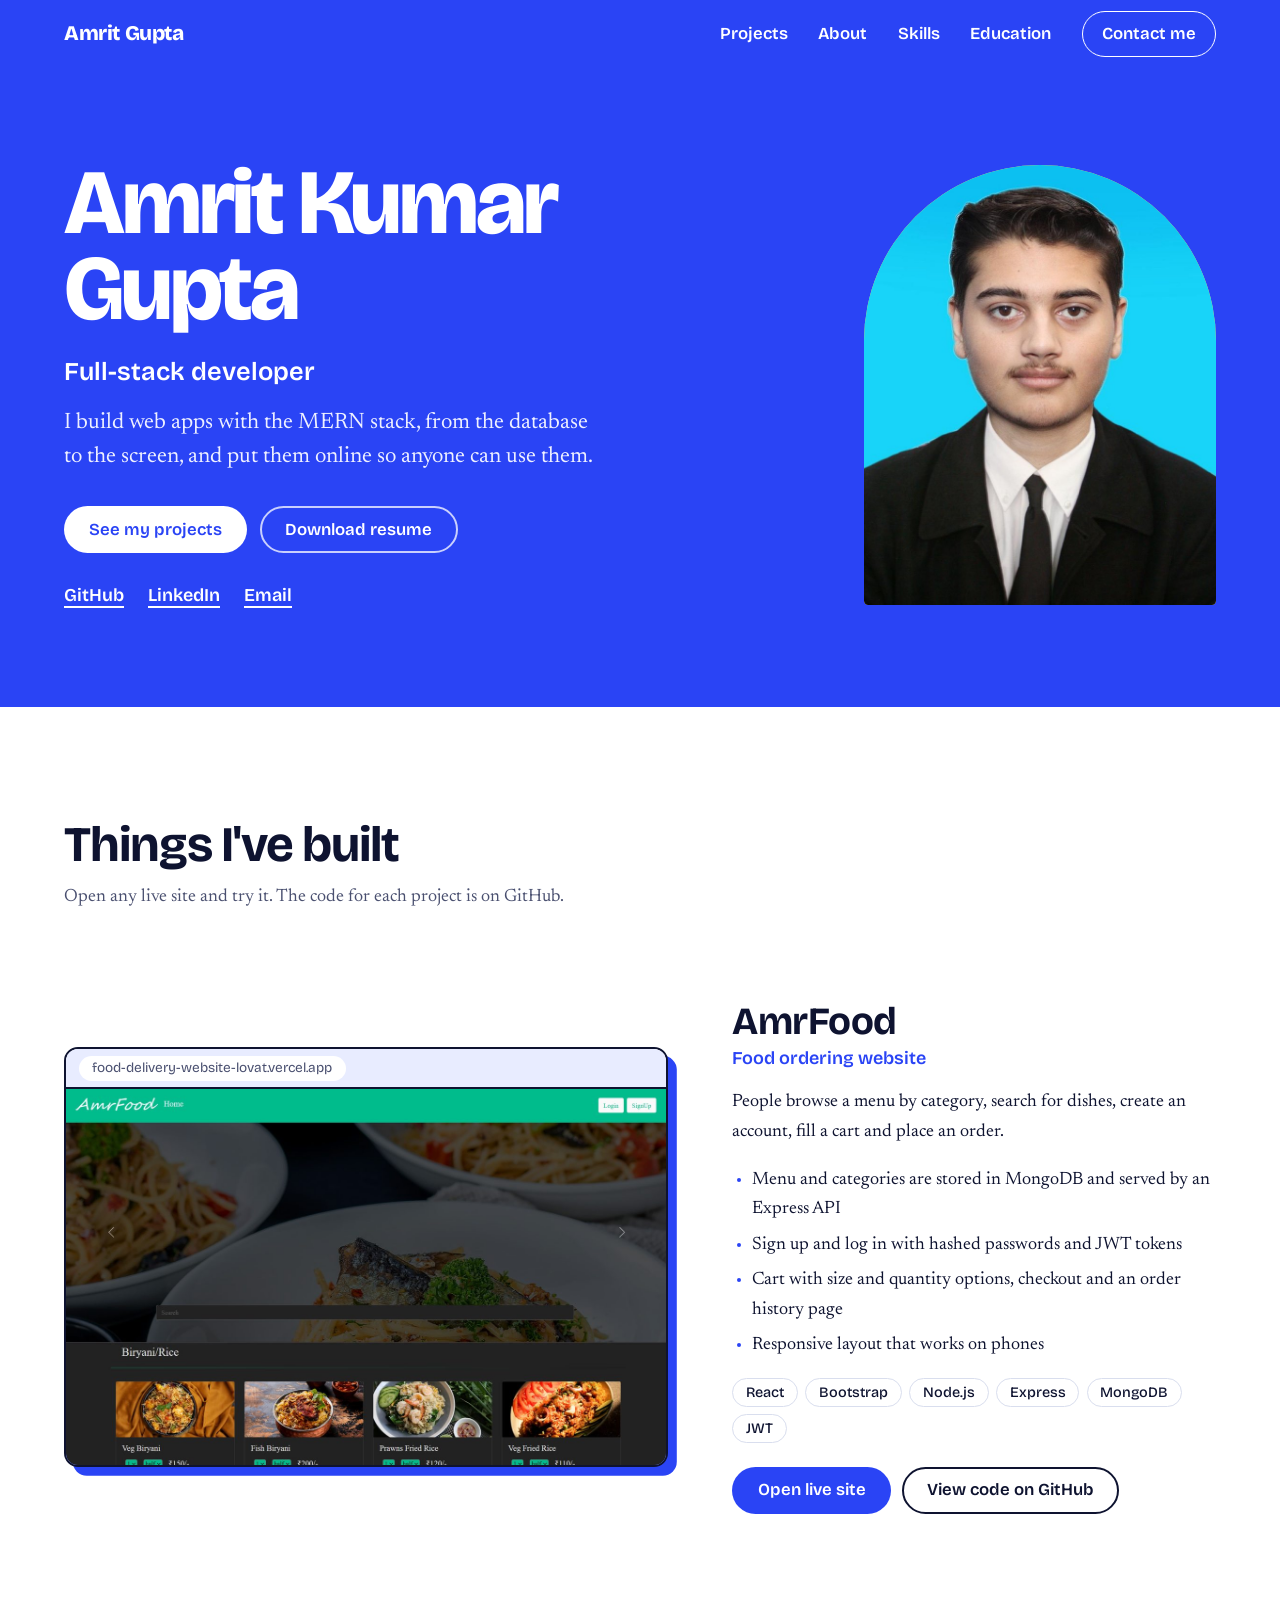
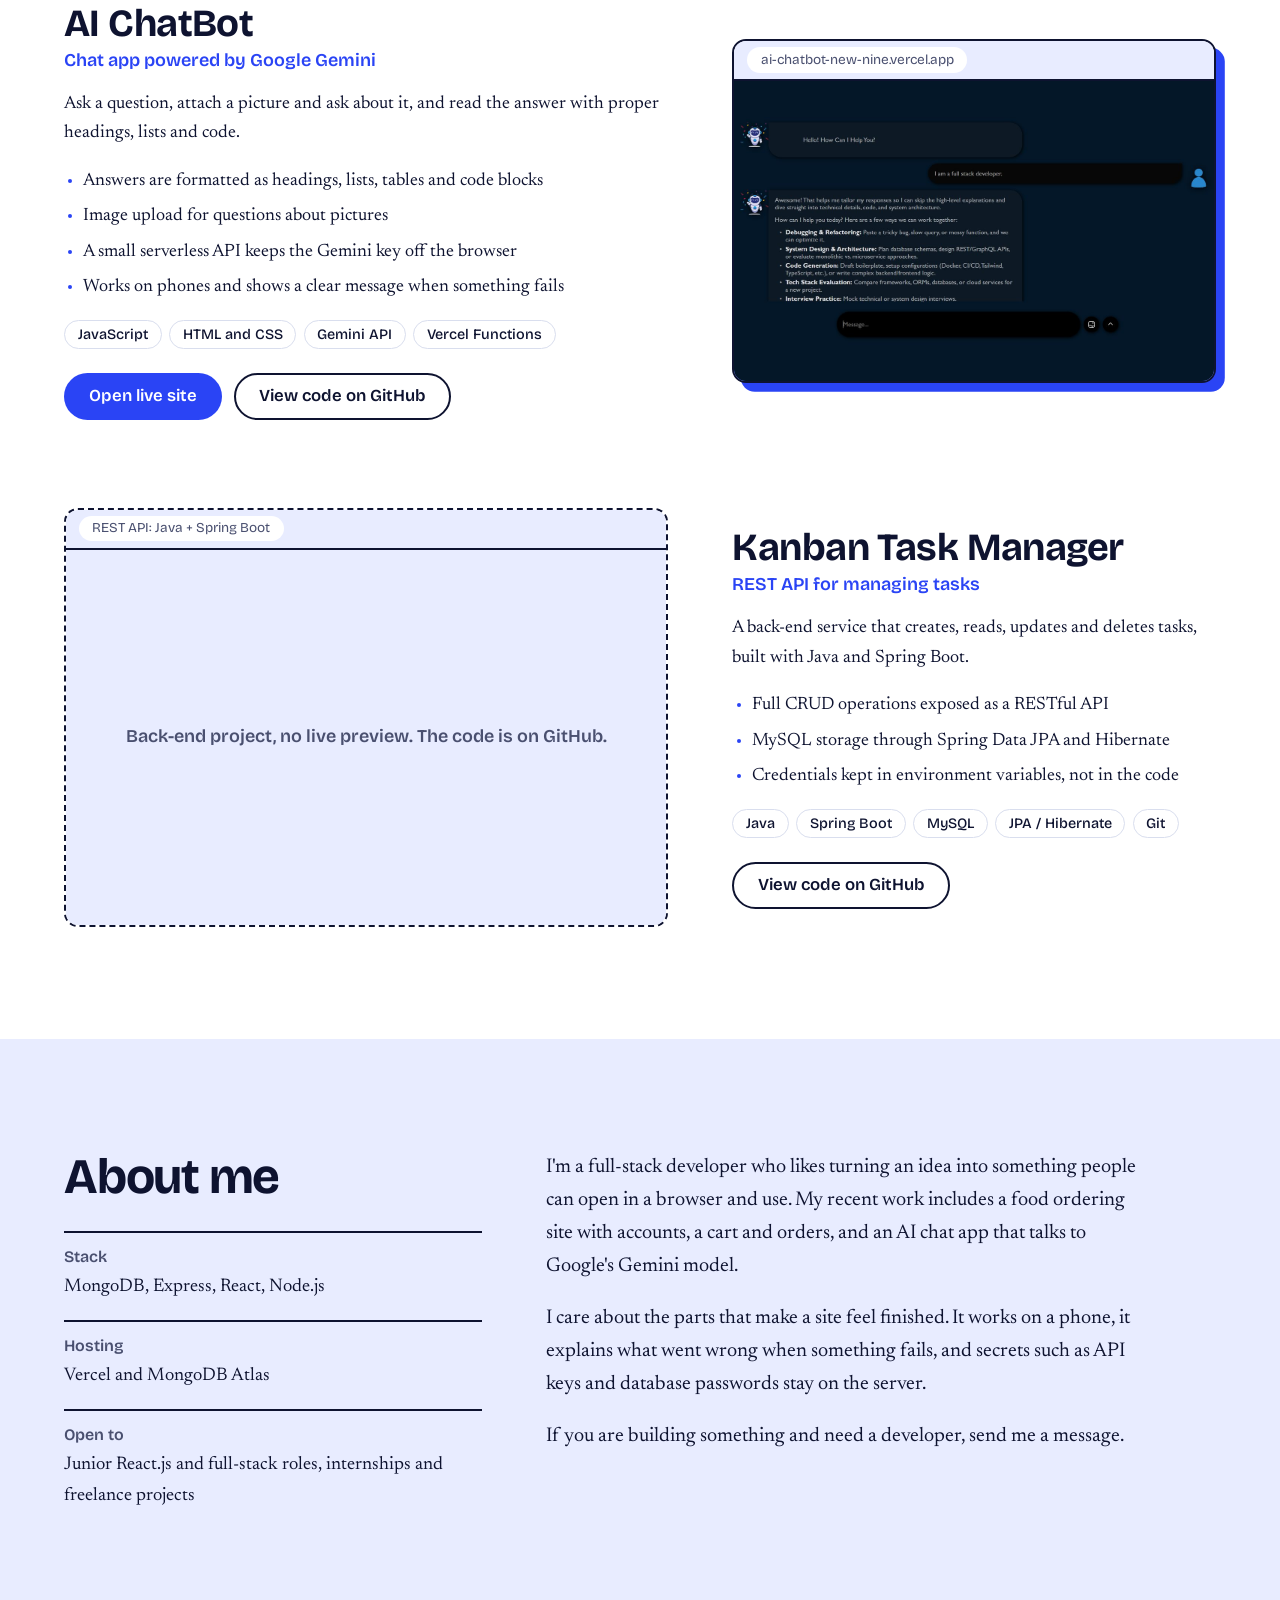
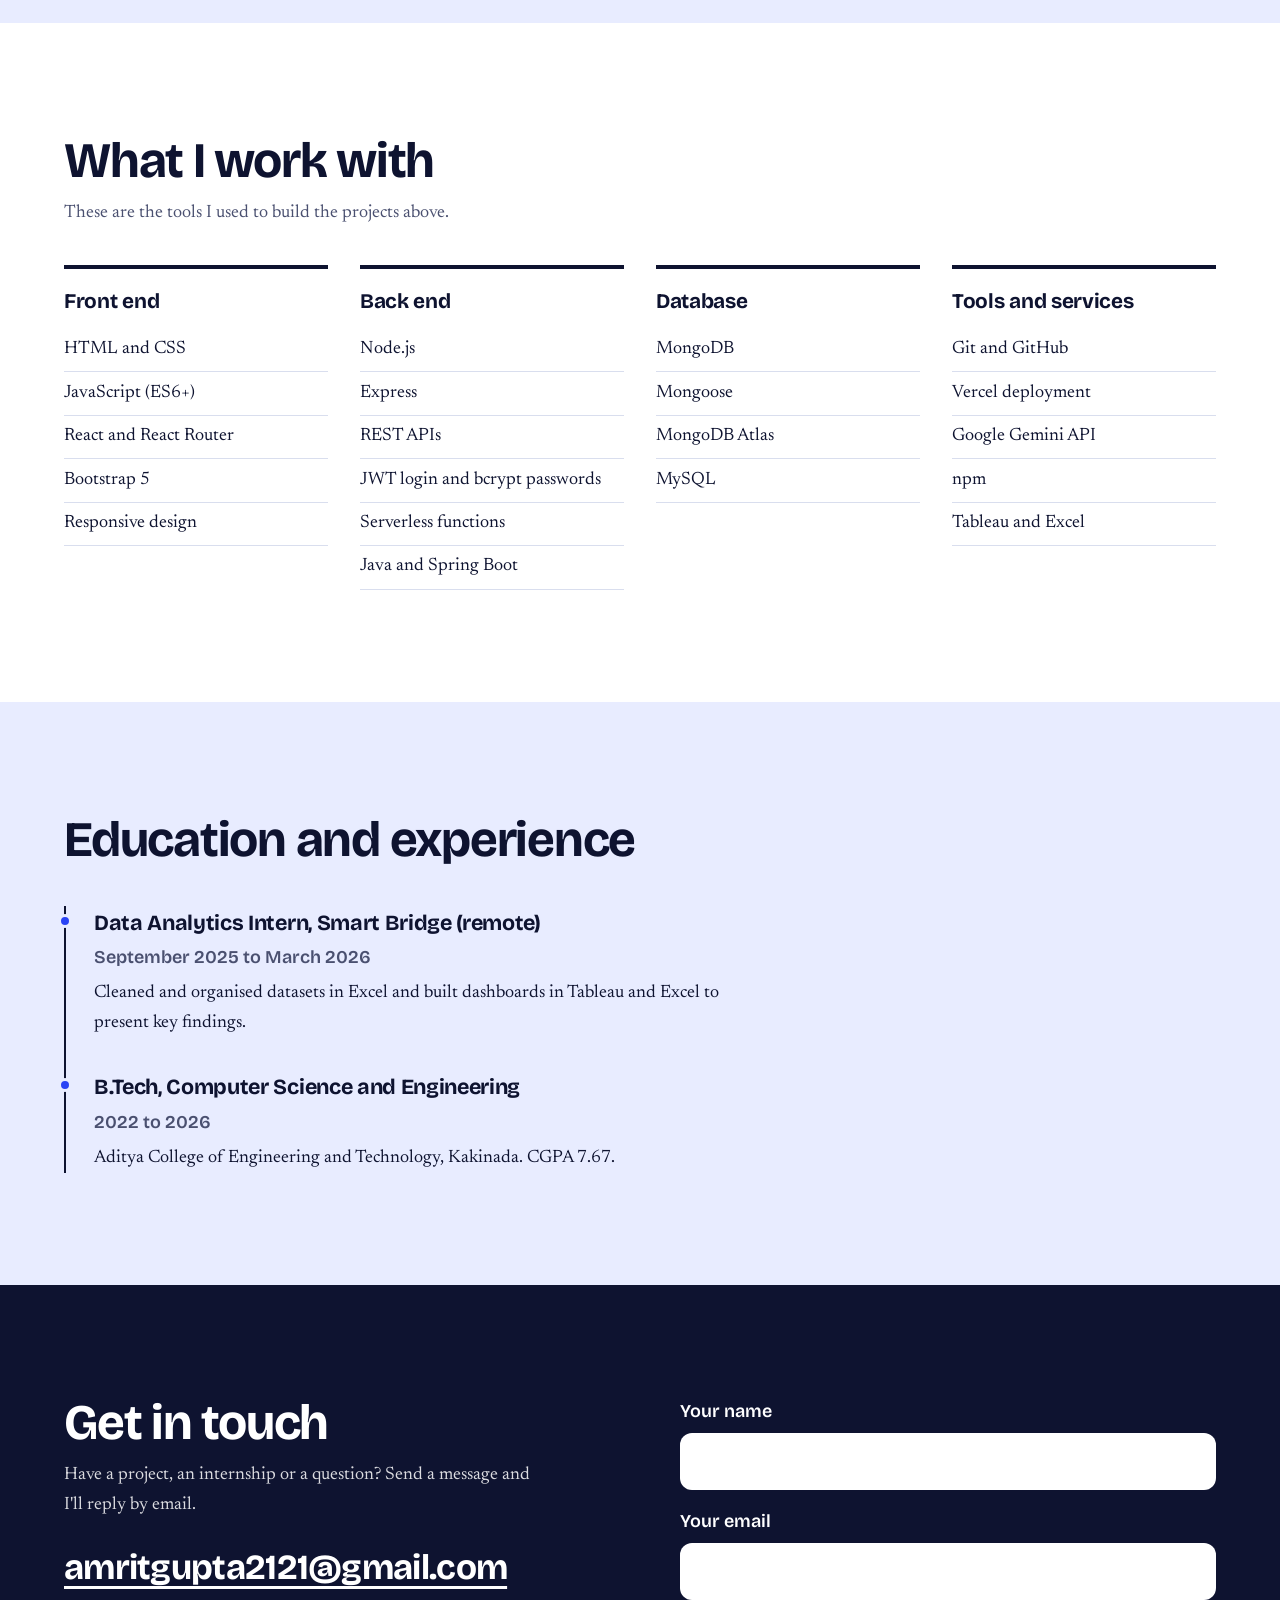
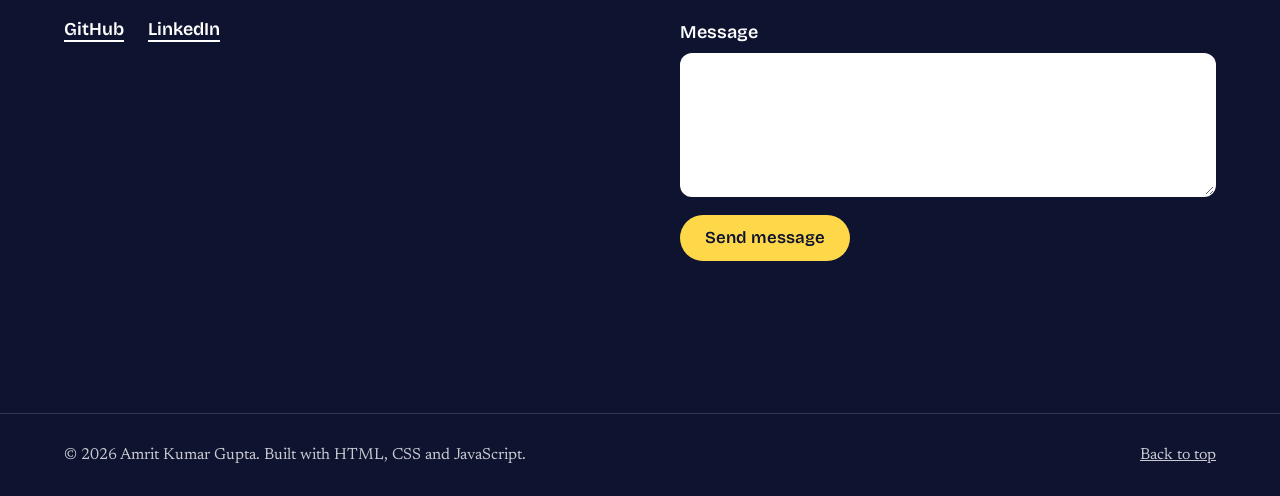
<file: index.html>
<!DOCTYPE html>
<html lang="en">
<head>
    <meta charset="UTF-8">
    <meta name="viewport" content="width=device-width, initial-scale=1.0">
    <title>Amrit Kumar Gupta | Full-stack developer</title>
    <meta name="description" content="Portfolio of Amrit Kumar Gupta, a full-stack developer who builds MERN stack web apps. See live projects, skills and contact details.">
    <meta name="theme-color" content="#2A44F5">
    <meta property="og:type" content="website">
    <meta property="og:title" content="Amrit Kumar Gupta | Full-stack developer">
    <meta property="og:description" content="MERN stack web apps, live and ready to try: a food ordering site and an AI chatbot.">
    <link rel="icon" href="data:image/svg+xml,%3Csvg xmlns='http://www.w3.org/2000/svg' viewBox='0 0 64 64'%3E%3Crect width='64' height='64' rx='14' fill='%232A44F5'/%3E%3Ctext x='32' y='45' font-size='36' font-family='Arial' font-weight='700' text-anchor='middle' fill='white'%3EA%3C/text%3E%3C/svg%3E">
    <link rel="preconnect" href="https://fonts.googleapis.com">
    <link rel="preconnect" href="https://fonts.gstatic.com" crossorigin>
    <link href="https://fonts.googleapis.com/css2?family=Bricolage+Grotesque:opsz,wght@12..96,400..800&family=Newsreader:ital,opsz,wght@0,6..72,400..600;1,6..72,400..600&display=swap" rel="stylesheet">
    <link rel="stylesheet" href="style.css">
</head>
<body>
    <a class="skip" href="#main">Skip to content</a>

    <header class="site-header" id="top">
        <div class="wrap bar">
            <a class="brand" href="#top" aria-label="Amrit Gupta, back to top">Amrit Gupta</a>
            <button class="menu-btn" type="button" aria-expanded="false" aria-controls="nav" aria-label="Open menu"><span class="menu-lines"></span></button>
            <nav class="nav" id="nav" aria-label="Main">
                <a href="#projects">Projects</a>
                <a href="#about">About</a>
                <a href="#skills">Skills</a>
                <a href="#education">Education</a>
                <a class="nav-cta" href="#contact">Contact me</a>
            </nav>
        </div>
    </header>

    <main id="main">

        <!-- ================= HERO ================= -->
        <section class="hero" aria-labelledby="hero-title">
            <div class="wrap hero-grid">
                <div class="hero-copy">
                    <h1 class="hero-title" id="hero-title"><span>Amrit Kumar</span><span>Gupta</span></h1>
                    <p class="hero-role">Full-stack developer</p>
                    <p class="hero-lede">I build web apps with the MERN stack, from the database to the screen, and put them online so anyone can use them.</p>
                    <p class="hero-actions">
                        <a class="btn btn-light" href="#projects">See my projects</a>
                        <a class="btn btn-line" href="resume.pdf" download>Download resume</a>
                    </p>
                    <ul class="social" aria-label="Find me online">
                        <li><a href="https://github.com/amritg2121" target="_blank" rel="noopener">GitHub</a></li>
                        <li><a href="https://www.linkedin.com/in/amrit-kumar-gupta-bb688b287" target="_blank" rel="noopener">LinkedIn</a></li>
                        <li><a href="mailto:amritgupta2121@gmail.com">Email</a></li>
                    </ul>
                </div>
                <div class="portrait">
                    <span class="initials" aria-hidden="true">AG</span>
                    <img src="images/profile.jpg" alt="Portrait of Amrit Kumar Gupta" width="720" height="900" onerror="this.remove()">
                </div>
            </div>
        </section>

        <!-- ================= PROJECTS ================= -->
        <section class="section" id="projects" aria-labelledby="projects-title">
            <div class="wrap">
                <div class="section-head">
                    <h2 id="projects-title">Things I've built</h2>
                    <p>Open any live site and try it. The code for each project is on GitHub.</p>
                </div>

                <!-- ---------- Project 1: AmrFood ---------- -->
                <article class="project">
                    <div class="shot">
                        <div class="shot-bar"><span class="shot-url">food-delivery-website-lovat.vercel.app</span></div>
                        <div class="shot-view">
                            <span class="shot-initial" aria-hidden="true">A</span>
                            <img src="images/amrfood.jpg" alt="Screenshot of the AmrFood home page and menu" width="1280" height="799" loading="lazy" style="position:absolute;inset:0;width:100%;height:100%;object-fit:cover">
                        </div>
                        <a class="shot-link" href="https://food-delivery-website-lovat.vercel.app/" target="_blank" rel="noopener" aria-label="Open the AmrFood live site"></a>
                    </div>
                    <div class="project-body">
                        <h3>AmrFood</h3>
                        <p class="kind">Food ordering website</p>
                        <p>People browse a menu by category, search for dishes, create an account, fill a cart and place an order.</p>
                        <ul class="points">
                            <li>Menu and categories are stored in MongoDB and served by an Express API</li>
                            <li>Sign up and log in with hashed passwords and JWT tokens</li>
                            <li>Cart with size and quantity options, checkout and an order history page</li>
                            <li>Responsive layout that works on phones</li>
                        </ul>
                        <ul class="tags" aria-label="Technologies used">
                            <li>React</li><li>Bootstrap</li><li>Node.js</li><li>Express</li><li>MongoDB</li><li>JWT</li>
                        </ul>
                        <p class="actions">
                            <a class="btn btn-solid" href="https://food-delivery-website-lovat.vercel.app/" target="_blank" rel="noopener">Open live site</a>
                            <a class="btn btn-ghost" href="https://github.com/amritg2121/Food_Delivery_Website" target="_blank" rel="noopener">View code on GitHub</a>
                        </p>
                    </div>
                </article>

                <!-- ---------- Project 2: AI ChatBot ---------- -->
                <article class="project project-flip">
                    <div class="shot">
                        <div class="shot-bar"><span class="shot-url">ai-chatbot-new-nine.vercel.app</span></div>
                        <div class="shot-view">
                            <span class="shot-initial" aria-hidden="true">AI</span>
                            <img src="images/chatbot.jpg" alt="Screenshot of the AI ChatBot answering a question with formatted headings and lists" width="1280" height="799" loading="lazy" style="position:absolute;inset:0;width:100%;height:100%;object-fit:cover">
                        </div>
                        <a class="shot-link" href="https://ai-chatbot-new-nine.vercel.app/" target="_blank" rel="noopener" aria-label="Open the AI ChatBot live site"></a>
                    </div>
                    <div class="project-body">
                        <h3>AI ChatBot</h3>
                        <p class="kind">Chat app powered by Google Gemini</p>
                        <p>Ask a question, attach a picture and ask about it, and read the answer with proper headings, lists and code.</p>
                        <ul class="points">
                            <li>Answers are formatted as headings, lists, tables and code blocks</li>
                            <li>Image upload for questions about pictures</li>
                            <li>A small serverless API keeps the Gemini key off the browser</li>
                            <li>Works on phones and shows a clear message when something fails</li>
                        </ul>
                        <ul class="tags" aria-label="Technologies used">
                            <li>JavaScript</li><li>HTML and CSS</li><li>Gemini API</li><li>Vercel Functions</li>
                        </ul>
                        <p class="actions">
                            <a class="btn btn-solid" href="https://ai-chatbot-new-nine.vercel.app/" target="_blank" rel="noopener">Open live site</a>
                            <a class="btn btn-ghost" href="https://github.com/amritg2121/AI-ChatBot" target="_blank" rel="noopener">View code on GitHub</a>
                        </p>
                    </div>
                </article>

                <!-- ---------- Project 3: Kanban Task Manager ---------- -->
                <article class="project">
                    <div class="shot shot-empty">
                        <div class="shot-bar"><span class="shot-url">REST API: Java + Spring Boot</span></div>
                        <div class="shot-view"><span class="shot-empty-text">Back-end project, no live preview. The code is on GitHub.</span></div>
                    </div>
                    <div class="project-body">
                        <h3>Kanban Task Manager</h3>
                        <p class="kind">REST API for managing tasks</p>
                        <p>A back-end service that creates, reads, updates and deletes tasks, built with Java and Spring Boot.</p>
                        <ul class="points">
                            <li>Full CRUD operations exposed as a RESTful API</li>
                            <li>MySQL storage through Spring Data JPA and Hibernate</li>
                            <li>Credentials kept in environment variables, not in the code</li>
                        </ul>
                        <ul class="tags" aria-label="Technologies used">
                            <li>Java</li><li>Spring Boot</li><li>MySQL</li><li>JPA / Hibernate</li><li>Git</li>
                        </ul>
                        <p class="actions">
                            <a class="btn btn-ghost" href="https://github.com/amritg2121" target="_blank" rel="noopener">View code on GitHub</a>
                        </p>
                    </div>
                </article>
            </div>
        </section>

        <!-- ================= ABOUT ================= -->
        <section class="section tint" id="about" aria-labelledby="about-title">
            <div class="wrap about-grid">
                <div class="about-side">
                    <h2 id="about-title">About me</h2>
                    <dl class="glance">
                        <div><dt>Stack</dt><dd>MongoDB, Express, React, Node.js</dd></div>
                        <div><dt>Hosting</dt><dd>Vercel and MongoDB Atlas</dd></div>
                        <div><dt>Open to</dt><dd>Junior React.js and full-stack roles, internships and freelance projects</dd></div>
                    </dl>
                </div>
                <div class="about-text">
                    <p>I'm a full-stack developer who likes turning an idea into something people can open in a browser and use. My recent work includes a food ordering site with accounts, a cart and orders, and an AI chat app that talks to Google's Gemini model.</p>
                    <p>I care about the parts that make a site feel finished. It works on a phone, it explains what went wrong when something fails, and secrets such as API keys and database passwords stay on the server.</p>
                    <p>If you are building something and need a developer, send me a message.</p>
                </div>
            </div>
        </section>

        <!-- ================= SKILLS ================= -->
        <section class="section" id="skills" aria-labelledby="skills-title">
            <div class="wrap">
                <div class="section-head">
                    <h2 id="skills-title">What I work with</h2>
                    <p>These are the tools I used to build the projects above.</p>
                </div>
                <div class="skill-groups">
                    <div class="skill-group">
                        <h3>Front end</h3>
                        <ul>
                            <li>HTML and CSS</li>
                            <li>JavaScript (ES6+)</li>
                            <li>React and React Router</li>
                            <li>Bootstrap 5</li>
                            <li>Responsive design</li>
                        </ul>
                    </div>
                    <div class="skill-group">
                        <h3>Back end</h3>
                        <ul>
                            <li>Node.js</li>
                            <li>Express</li>
                            <li>REST APIs</li>
                            <li>JWT login and bcrypt passwords</li>
                            <li>Serverless functions</li>
                            <li>Java and Spring Boot</li>
                        </ul>
                    </div>
                    <div class="skill-group">
                        <h3>Database</h3>
                        <ul>
                            <li>MongoDB</li>
                            <li>Mongoose</li>
                            <li>MongoDB Atlas</li>
                            <li>MySQL</li>
                        </ul>
                    </div>
                    <div class="skill-group">
                        <h3>Tools and services</h3>
                        <ul>
                            <li>Git and GitHub</li>
                            <li>Vercel deployment</li>
                            <li>Google Gemini API</li>
                            <li>npm</li>
                            <li>Tableau and Excel</li>
                        </ul>
                    </div>
                </div>
            </div>
        </section>

        <!-- ================= EDUCATION ================= -->
        <section class="section tint" id="education" aria-labelledby="education-title">
            <div class="wrap">
                <div class="section-head">
                    <h2 id="education-title">Education and experience</h2>
                </div>
                <ol class="timeline">
                    <li>
                        <h3>Data Analytics Intern, Smart Bridge (remote)</h3>
                        <p class="when">September 2025 to March 2026</p>
                        <p>Cleaned and organised datasets in Excel and built dashboards in Tableau and Excel to present key findings.</p>
                    </li>
                    <li>
                        <h3>B.Tech, Computer Science and Engineering</h3>
                        <p class="when">2022 to 2026</p>
                        <p>Aditya College of Engineering and Technology, Kakinada. CGPA 7.67.</p>
                    </li>
                </ol>
            </div>
        </section>

        <!-- ================= CONTACT ================= -->
        <section class="section contact" id="contact" aria-labelledby="contact-title">
            <div class="wrap contact-grid">
                <div>
                    <h2 id="contact-title">Get in touch</h2>
                    <p class="contact-lede">Have a project, an internship or a question? Send a message and I'll reply by email.</p>
                    <p><a class="big-mail" href="mailto:amritgupta2121@gmail.com">amritgupta2121@gmail.com</a></p>
                    <ul class="social social-contact" aria-label="Find me online">
                        <li><a href="https://github.com/amritg2121" target="_blank" rel="noopener">GitHub</a></li>
                        <li><a href="https://www.linkedin.com/in/amrit-kumar-gupta-bb688b287" target="_blank" rel="noopener">LinkedIn</a></li>
                    </ul>
                </div>
                <form id="contactForm" data-to="amritgupta2121@gmail.com" novalidate>
                    <div class="field">
                        <label for="fromName">Your name</label>
                        <input id="fromName" name="name" type="text" autocomplete="name" required>
                    </div>
                    <div class="field">
                        <label for="fromEmail">Your email</label>
                        <input id="fromEmail" name="email" type="email" autocomplete="email" required>
                    </div>
                    <div class="field">
                        <label for="fromMessage">Message</label>
                        <textarea id="fromMessage" name="message" required></textarea>
                    </div>
                    <button class="btn btn-sun" type="submit">Send message</button>
                    <p class="form-status" id="formStatus" role="status" aria-live="polite"></p>
                </form>
            </div>
        </section>
    </main>

    <footer class="footer">
        <div class="wrap footer-row">
            <p>&copy; <span id="year">2026</span> Amrit Kumar Gupta. Built with HTML, CSS and JavaScript.</p>
            <a href="#top">Back to top</a>
        </div>
    </footer>

    <script src="script.js"></script>
</body>
</html>
</file>
<file: style.css>
/* ==========================================================
   Portfolio styles
   Palette: Cobalt #2A44F5, Ink #0E1330, Paper #F7F8FC,
            Haze #E8ECFF, Sun #FFD84A
   Type:    Bricolage Grotesque (headings, buttons, labels)
            Newsreader (reading text)
   ========================================================== */

:root {
    --cobalt: #2A44F5;
    --cobalt-deep: #1B2FC4;
    --ink: #0E1330;
    --paper: #F7F8FC;
    --haze: #E8ECFF;
    --sun: #FFD84A;
    --line: #D9DEEE;
    --muted: #4A5070;

    --display: "Bricolage Grotesque", "Segoe UI", system-ui, -apple-system, sans-serif;
    --text: "Newsreader", Georgia, "Times New Roman", serif;

    --wrap: 72rem;
    --gutter: clamp(1.25rem, 4vw, 2.5rem);
}

*, *::before, *::after { box-sizing: border-box; }

html {
    scroll-behavior: smooth;
    scroll-padding-top: 5rem;
    -webkit-text-size-adjust: 100%;
}

body {
    margin: 0;
    font-family: var(--text);
    font-size: 1.125rem;
    line-height: 1.65;
    color: var(--ink);
    background: var(--paper);
    overflow-x: hidden;
}

img { max-width: 100%; display: block; }
a { color: inherit; }
h1, h2, h3, p, ul, ol, dl, dd { margin-top: 0; }

:focus-visible { outline: 3px solid var(--cobalt); outline-offset: 3px; }
.site-header:not(.scrolled) :focus-visible,
.hero :focus-visible,
.contact :focus-visible,
.footer :focus-visible,
.nav :focus-visible { outline-color: var(--sun); }

.wrap {
    width: min(100% - 2 * var(--gutter), var(--wrap));
    margin-inline: auto;
}

.skip {
    position: absolute;
    left: 1rem;
    top: -4rem;
    z-index: 100;
    padding: 0.6rem 1rem;
    border-radius: 8px;
    background: #fff;
    color: var(--ink);
    font-family: var(--display);
    font-weight: 600;
}
.skip:focus { top: 1rem; }

/* ---------- Buttons ---------- */
.btn {
    display: inline-flex;
    align-items: center;
    justify-content: center;
    min-height: 2.9rem;
    padding: 0.7rem 1.45rem;
    border: 2px solid transparent;
    border-radius: 999px;
    font-family: var(--display);
    font-size: 1.05rem;
    font-weight: 600;
    line-height: 1.2;
    text-decoration: none;
    text-align: center;
    cursor: pointer;
    transition: background-color 0.15s, color 0.15s, border-color 0.15s;
}
.btn-light { background: #fff; color: var(--cobalt); }
.btn-light:hover { background: var(--sun); color: var(--ink); }
.btn-line { border-color: rgba(255, 255, 255, 0.75); color: #fff; }
.btn-line:hover { background: #fff; color: var(--cobalt); }
.btn-solid { background: var(--cobalt); color: #fff; }
.btn-solid:hover { background: var(--ink); }
.btn-ghost { border-color: var(--ink); color: var(--ink); }
.btn-ghost:hover { background: var(--ink); color: #fff; }
.btn-sun { background: var(--sun); color: var(--ink); }
.btn-sun:hover { background: #fff; }

/* ---------- Header ---------- */
.site-header {
    position: fixed;
    top: 0;
    left: 0;
    right: 0;
    z-index: 50;
    color: #fff;
    transition: background-color 0.2s, color 0.2s;
}
.site-header.scrolled {
    background: rgba(247, 248, 252, 0.94);
    -webkit-backdrop-filter: blur(8px);
    backdrop-filter: blur(8px);
    color: var(--ink);
    border-bottom: 1px solid var(--line);
}
.bar {
    display: flex;
    align-items: center;
    justify-content: space-between;
    min-height: 4.25rem;
}
.brand {
    font-family: var(--display);
    font-size: 1.3rem;
    font-weight: 800;
    letter-spacing: -0.02em;
    text-decoration: none;
}

.menu-btn {
    display: inline-flex;
    align-items: center;
    justify-content: center;
    width: 2.75rem;
    height: 2.75rem;
    padding: 0;
    border: 0;
    border-radius: 10px;
    background: none;
    color: inherit;
    cursor: pointer;
}
.menu-lines,
.menu-lines::before,
.menu-lines::after {
    display: block;
    width: 1.5rem;
    height: 2px;
    border-radius: 2px;
    background: currentColor;
    transition: transform 0.2s, background-color 0.2s;
}
.menu-lines { position: relative; }
.menu-lines::before,
.menu-lines::after { content: ""; position: absolute; left: 0; }
.menu-lines::before { top: -7px; }
.menu-lines::after { top: 7px; }
.menu-btn[aria-expanded="true"] .menu-lines { background: transparent; }
.menu-btn[aria-expanded="true"] .menu-lines::before { transform: translateY(7px) rotate(45deg); }
.menu-btn[aria-expanded="true"] .menu-lines::after { transform: translateY(-7px) rotate(-45deg); }

.nav {
    position: absolute;
    top: 100%;
    left: 0;
    right: 0;
    display: none;
    flex-direction: column;
    gap: 0.25rem;
    padding: 1rem var(--gutter) 1.5rem;
    background: var(--ink);
    color: #fff;
}
.nav.open { display: flex; }
.nav a {
    padding: 0.55rem 0;
    font-family: var(--display);
    font-size: 1.1rem;
    font-weight: 600;
    text-decoration: none;
}
.nav a[aria-current="true"]:not(.nav-cta) {
    text-decoration: underline;
    text-decoration-thickness: 2px;
    text-underline-offset: 0.3em;
}
.nav-cta {
    align-self: flex-start;
    margin-top: 0.5rem;
    padding: 0.5rem 1.2rem !important;
    border: 1.5px solid currentColor;
    border-radius: 999px;
}
.nav-cta:hover { background: var(--sun); border-color: var(--sun); color: var(--ink); }

@media (min-width: 820px) {
    .menu-btn { display: none; }
    .nav {
        position: static;
        display: flex;
        flex-direction: row;
        align-items: center;
        gap: 1.9rem;
        padding: 0;
        background: none;
        color: inherit;
    }
    .nav a { padding: 0.4rem 0; font-size: 1.05rem; }
    .nav-cta { margin-top: 0; }
}

/* ---------- Hero ---------- */
.hero {
    padding: clamp(7rem, 14vw, 10rem) 0 clamp(3.5rem, 8vw, 6rem);
    background: var(--cobalt);
    color: #fff;
    overflow: hidden;
}
.hero-grid {
    display: grid;
    gap: 3rem;
    align-items: center;
}
.hero-title {
    margin-bottom: 1.1rem;
    font-family: var(--display);
    font-size: clamp(3rem, 8vw, 5.75rem);
    font-weight: 800;
    line-height: 0.94;
    letter-spacing: -0.035em;
}
.hero-title span { display: block; }
.hero-role {
    margin-bottom: 0.9rem;
    font-family: var(--display);
    font-size: clamp(1.25rem, 3vw, 1.6rem);
    font-weight: 600;
}
.hero-lede {
    max-width: 34rem;
    margin-bottom: 2rem;
    font-size: clamp(1.15rem, 2.4vw, 1.4rem);
    line-height: 1.5;
    color: rgba(255, 255, 255, 0.92);
}
.hero-actions {
    display: flex;
    flex-wrap: wrap;
    gap: 0.8rem;
    margin-bottom: 1.75rem;
}

.social {
    display: flex;
    flex-wrap: wrap;
    gap: 0.4rem 1.5rem;
    margin: 0;
    padding: 0;
    list-style: none;
    font-family: var(--display);
    font-weight: 600;
}
.social a { text-underline-offset: 0.25em; text-decoration-thickness: 2px; }
.social a:hover { color: var(--sun); }

.portrait {
    position: relative;
    justify-self: start;
    width: min(100%, 22rem);
    aspect-ratio: 4 / 5;
    border-radius: 999px 999px 1.5rem 1.5rem;
    background: var(--sun);
    overflow: hidden;
}
.portrait .initials {
    position: absolute;
    inset: 0;
    display: grid;
    place-items: center;
    font-family: var(--display);
    font-size: clamp(5rem, 14vw, 8rem);
    font-weight: 800;
    letter-spacing: -0.04em;
    color: var(--cobalt);
}
.portrait img {
    position: absolute;
    inset: 0;
    width: 100%;
    height: 100%;
    object-fit: cover;
}
@media (min-width: 900px) {
    .hero-grid { grid-template-columns: 1.6fr 1fr; gap: 3rem; }
    .portrait { justify-self: end; }
}

/* One orchestrated page-load moment */
@keyframes rise {
    from { opacity: 0; transform: translateY(1.2rem); }
    to { opacity: 1; transform: none; }
}
.hero-copy > *,
.portrait {
    animation: rise 0.7s cubic-bezier(0.2, 0.7, 0.2, 1) both;
}
.hero-copy > :nth-child(2) { animation-delay: 0.08s; }
.hero-copy > :nth-child(3) { animation-delay: 0.16s; }
.hero-copy > :nth-child(4) { animation-delay: 0.24s; }
.hero-copy > :nth-child(5) { animation-delay: 0.32s; }
.portrait { animation-delay: 0.2s; }

/* ---------- Sections ---------- */
.section {
    padding: clamp(4rem, 9vw, 7rem) 0;
    background: #fff;
}
.tint { background: var(--haze); }

.section-head { max-width: 40rem; margin-bottom: 1rem; }
.section-head p { color: var(--muted); }
h2 {
    margin-bottom: 0.75rem;
    font-family: var(--display);
    font-size: clamp(2rem, 4.5vw, 3.1rem);
    font-weight: 700;
    line-height: 1.05;
    letter-spacing: -0.025em;
}
h3 {
    font-family: var(--display);
    font-weight: 700;
    letter-spacing: -0.015em;
}

/* ---------- Projects ---------- */
.project {
    display: grid;
    gap: 1.75rem;
    align-items: center;
    margin-top: clamp(3rem, 7vw, 5.5rem);
}
@media (min-width: 900px) {
    .project { grid-template-columns: 1.25fr 1fr; gap: 4rem; }
    .project-flip .shot { order: 2; }
}

.shot {
    position: relative;
    border: 2px solid var(--ink);
    border-radius: 14px;
    background: #fff;
    box-shadow: 0.55rem 0.55rem 0 var(--cobalt);
    overflow: hidden;
}
.shot-bar {
    display: flex;
    align-items: center;
    height: 2.5rem;
    padding: 0 0.8rem;
    border-bottom: 2px solid var(--ink);
    background: var(--haze);
}
.shot-url {
    max-width: 100%;
    padding: 0.1rem 0.85rem;
    border-radius: 999px;
    background: #fff;
    font-family: var(--display);
    font-size: 0.85rem;
    color: var(--muted);
    white-space: nowrap;
    overflow: hidden;
    text-overflow: ellipsis;
}
.shot-view {
    position: relative;
    aspect-ratio: 16 / 10;
    background: linear-gradient(135deg, var(--cobalt), var(--cobalt-deep));
    overflow: hidden;
}
.shot-initial {
    position: absolute;
    inset: 0;
    display: grid;
    place-items: center;
    font-family: var(--display);
    font-size: 5rem;
    font-weight: 800;
    color: rgba(255, 255, 255, 0.35);
}
.shot-view iframe {
    position: absolute;
    top: 0;
    left: 0;
    width: 1280px;
    height: 800px;
    border: 0;
    background: #fff;
    transform-origin: 0 0;
    transform: scale(var(--scale, 0.3));
    pointer-events: none;
}
.shot-link { position: absolute; inset: 0; z-index: 2; }
.shot-link:focus-visible { outline-offset: -6px; }

.shot-empty { border-style: dashed; box-shadow: none; }
.shot-empty .shot-view { background: var(--haze); display: grid; place-items: center; }
.shot-empty-text { font-family: var(--display); font-weight: 600; color: var(--muted); padding: 1rem; text-align: center; }

.project-body h3 { margin-bottom: 0.1rem; font-size: clamp(1.8rem, 3.5vw, 2.4rem); line-height: 1.1; }
.kind { margin-bottom: 0.9rem; font-family: var(--display); font-weight: 600; color: var(--cobalt); }
.points { margin-bottom: 1.1rem; padding-left: 1.2rem; }
.points li { margin-bottom: 0.35rem; }
.points li::marker { color: var(--cobalt); }
.tags {
    display: flex;
    flex-wrap: wrap;
    gap: 0.45rem;
    margin: 0 0 1.5rem;
    padding: 0;
    list-style: none;
}
.tags li {
    padding: 0.1rem 0.8rem;
    border: 1.5px solid var(--line);
    border-radius: 999px;
    font-family: var(--display);
    font-size: 0.9rem;
    font-weight: 500;
}
.actions { display: flex; flex-wrap: wrap; gap: 0.7rem; margin: 0; }

/* ---------- About ---------- */
.about-grid { display: grid; gap: 2rem; }
@media (min-width: 900px) {
    .about-grid { grid-template-columns: 1fr 1.6fr; gap: 4rem; }
}
.about-text p { max-width: 38rem; margin-bottom: 1.2rem; font-size: 1.25rem; }
.glance { display: grid; gap: 1.1rem; margin: 1.75rem 0 0; }
.glance > div { padding-top: 0.7rem; border-top: 2px solid var(--ink); }
.glance dt { font-family: var(--display); font-weight: 600; color: var(--muted); font-size: 1rem; }
.glance dd { margin: 0.1rem 0 0; font-size: 1.15rem; }

/* ---------- Skills ---------- */
.skill-groups {
    display: grid;
    gap: 2.25rem 2rem;
    margin-top: 2.25rem;
    grid-template-columns: repeat(auto-fit, minmax(14rem, 1fr));
}
.skill-group { padding-top: 1rem; border-top: 4px solid var(--ink); }
.skill-group h3 { margin-bottom: 0.6rem; font-size: 1.3rem; }
.skill-group ul { margin: 0; padding: 0; list-style: none; }
.skill-group li { padding: 0.4rem 0; border-bottom: 1px solid var(--line); }

/* ---------- Education timeline ---------- */
.timeline {
    display: grid;
    gap: 2rem;
    max-width: 44rem;
    margin: 2.5rem 0 0;
    padding: 0 0 0 1.75rem;
    border-left: 2px solid var(--ink);
    list-style: none;
}
.timeline li { position: relative; }
.timeline li::before {
    content: "";
    position: absolute;
    top: 0.5rem;
    left: calc(-1.75rem - 8px);
    width: 14px;
    height: 14px;
    border: 3px solid var(--haze);
    border-radius: 50%;
    background: var(--cobalt);
}
.timeline h3 { margin-bottom: 0.1rem; font-size: 1.35rem; }
.timeline .when { margin-bottom: 0.4rem; font-family: var(--display); font-weight: 600; color: var(--muted); }
.timeline p:last-child { margin-bottom: 0; }

/* ---------- Contact ---------- */
.contact { background: var(--ink); color: #fff; }
.contact-grid { display: grid; gap: 3rem; }
@media (min-width: 900px) {
    .contact-grid { grid-template-columns: 1fr 1fr; gap: 5rem; align-items: start; }
}
.contact-lede { max-width: 30rem; color: rgba(255, 255, 255, 0.85); }
.big-mail {
    display: inline-block;
    font-family: var(--display);
    font-size: clamp(1.4rem, 4vw, 2.2rem);
    font-weight: 700;
    letter-spacing: -0.02em;
    word-break: break-word;
    text-decoration-thickness: 3px;
    text-underline-offset: 0.2em;
}
.big-mail:hover { color: var(--sun); }
.social-contact { margin-top: 1rem; }

.field { display: grid; gap: 0.35rem; margin-bottom: 1.1rem; }
.field label { font-family: var(--display); font-weight: 600; }
.field input,
.field textarea {
    width: 100%;
    padding: 0.8rem 1rem;
    border: 2px solid transparent;
    border-radius: 12px;
    background: #fff;
    color: var(--ink);
    font: inherit;
    font-size: 1.05rem;
}
.field textarea { min-height: 9rem; resize: vertical; }
.field input[aria-invalid="true"],
.field textarea[aria-invalid="true"] { border-color: var(--sun); }
.form-status { min-height: 1.5rem; margin: 1rem 0 0; color: rgba(255, 255, 255, 0.92); }

/* ---------- Footer ---------- */
.footer {
    padding: 1.75rem 0;
    border-top: 1px solid rgba(255, 255, 255, 0.15);
    background: var(--ink);
    color: rgba(255, 255, 255, 0.78);
    font-size: 1rem;
}
.footer-row { display: flex; flex-wrap: wrap; gap: 0.75rem 1.5rem; justify-content: space-between; }
.footer p { margin: 0; }
.footer a:hover { color: var(--sun); }

/* ---------- Small phones ---------- */
@media (max-width: 480px) {
    body { font-size: 1.0625rem; }
    .btn { width: 100%; }
    .actions .btn,
    .hero-actions .btn { flex: 1 1 100%; }
    .shot { box-shadow: 0.4rem 0.4rem 0 var(--cobalt); }
}

/* ---------- Respect reduced motion ---------- */
@media (prefers-reduced-motion: reduce) {
    html { scroll-behavior: auto; }
    .hero-copy > *,
    .portrait { animation: none; }
    * { transition-duration: 0.01ms !important; }
}
</file>
